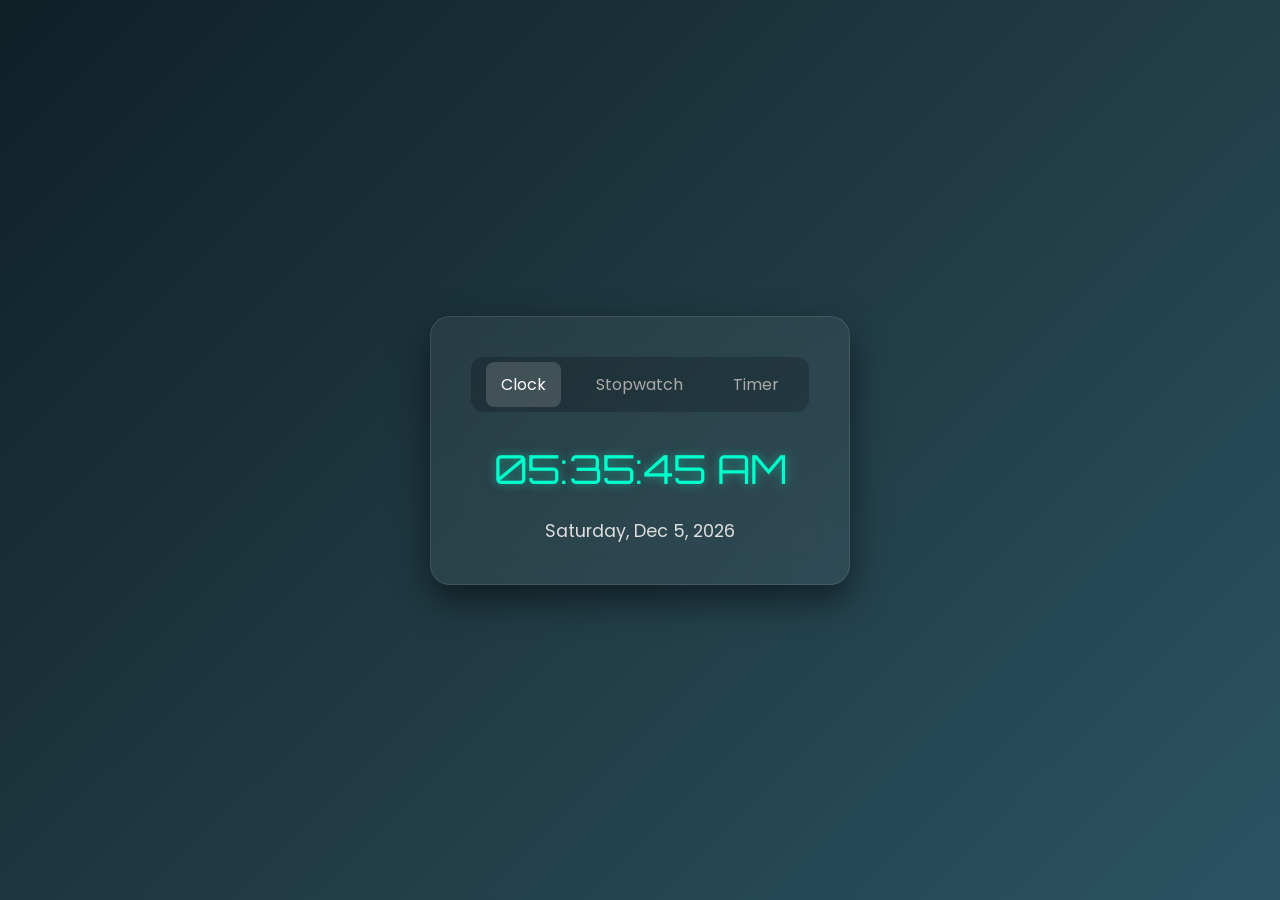
<file: digital-clock-stopwatch-timer/public/index.html>
<!DOCTYPE html>
<html lang="en">
<head>
    <meta charset="UTF-8">
    <meta name="viewport" content="width=device-width, initial-scale=1.0">
    <title>Digital Clock, Stopwatch & Timer</title>
    <link href="https://fonts.googleapis.com/css2?family=Orbitron:wght@400;700&family=Poppins:wght@300;400;600&display=swap" rel="stylesheet">
    <style>
        * {
            margin: 0;
            padding: 0;
            box-sizing: border-box;
            font-family: 'Poppins', sans-serif;
        }

        body {
            background: linear-gradient(135deg, #0f2027, #203a43, #2c5364);
            min-height: 100vh;
            display: flex;
            justify-content: center;
            align-items: center;
            color: #ffffff;
        }

        .container {
            background: rgba(255, 255, 255, 0.05);
            backdrop-filter: blur(15px);
            padding: 2.5rem;
            border-radius: 20px;
            box-shadow: 0 15px 35px rgba(0, 0, 0, 0.5);
            border: 1px solid rgba(255, 255, 255, 0.1);
            width: 420px;
            text-align: center;
        }

        .tabs {
            display: flex;
            justify-content: space-around;
            margin-bottom: 2rem;
            background: rgba(0, 0, 0, 0.2);
            padding: 5px;
            border-radius: 12px;
        }

        .tab-btn {
            background: none;
            border: none;
            color: #aaa;
            padding: 10px 15px;
            font-size: 1rem;
            cursor: pointer;
            border-radius: 8px;
            transition: all 0.3s ease;
        }

        .tab-btn.active, .tab-btn:hover {
            color: #fff;
            background: rgba(255, 255, 255, 0.15);
        }

        .tab-content {
            display: none;
        }

        .tab-content.active {
            display: block;
        }

        .display {
            font-family: 'Orbitron', sans-serif;
            font-size: 2.5rem;
            color: #00ffcc;
            text-shadow: 0 0 10px rgba(0, 255, 204, 0.5);
            margin: 1.5rem 0;
        }

        .controls {
            display: flex;
            justify-content: center;
            gap: 12px;
            margin-top: 1rem;
        }

        .btn {
            padding: 10px 20px;
            border: none;
            border-radius: 8px;
            font-weight: 600;
            cursor: pointer;
            transition: transform 0.2s, opacity 0.2s;
        }

        .btn:active {
            transform: scale(0.95);
        }

        .btn:disabled {
            opacity: 0.4;
            cursor: not-allowed;
        }

        .btn.start { background: #00b894; color: #fff; }
        .btn.stop { background: #d63031; color: #fff; }
        .btn.reset { background: #fdcb6e; color: #2d3436; }

        .hidden { display: none; }
    </style>

    <link rel="stylesheet" href="../modules/clock/clock.css">
    <link rel="stylesheet" href="../modules/stopwatch/stopwatch.css">
    <link rel="stylesheet" href="../modules/timer/timer.css">
</head>
<body>
    <div class="container">
        <nav class="tabs">
            <button class="tab-btn active" data-tab="clock">Clock</button>
            <button class="tab-btn" data-tab="stopwatch">Stopwatch</button>
            <button class="tab-btn" data-tab="timer">Timer</button>
        </nav>

        <!-- Digital Clock Module -->
        <div id="clock" class="tab-content active">
            <div class="display" id="clock-display">00:00:00 AM</div>
            <div class="date-display" id="date-display">Monday, Jan 1, 2026</div>
        </div>

        <!-- Stopwatch Module -->
        <div id="stopwatch" class="tab-content">
            <div class="display" id="stopwatch-display">00:00:00.00</div>
            <div class="controls">
                <button id="sw-start" class="btn start">Start</button>
                <button id="sw-stop" class="btn stop" disabled>Stop</button>
                <button id="sw-reset" class="btn reset" disabled>Reset</button>
            </div>
        </div>

        <!-- Timer Module -->
        <div id="timer" class="tab-content">
            <div class="timer-inputs" id="timer-inputs">
                <input type="number" id="timer-hrs" min="0" max="99" placeholder="HH" value="00">
                <span>:</span>
                <input type="number" id="timer-min" min="0" max="59" placeholder="MM" value="00">
                <span>:</span>
                <input type="number" id="timer-sec" min="0" max="59" placeholder="SS" value="00">
            </div>
            <div class="display hidden" id="timer-display">00:00:00</div>
            <div class="controls">
                <button id="tm-start" class="btn start">Start</button>
                <button id="tm-stop" class="btn stop" disabled>Stop</button>
                <button id="tm-reset" class="btn reset" disabled>Reset</button>
            </div>
        </div>
    </div>

    <script src="../modules/clock/clock.js"></script>
    <script src="../modules/stopwatch/stopwatch.js"></script>
    <script src="../modules/timer/timer.js"></script>
    <script src="../app.js"></script>
</body>
</html>
</file>
<file: digital-clock-stopwatch-timer/modules/clock/clock.css>
.date-display {
    font-size: 1.1rem;
    color: #ddd;
}
</file>
<file: digital-clock-stopwatch-timer/modules/stopwatch/stopwatch.css>
#stopwatch-display {
    color: #00ffcc;
}
</file>
<file: digital-clock-stopwatch-timer/modules/timer/timer.css>
.timer-inputs {
    display: flex;
    justify-content: center;
    align-items: center;
    gap: 8px;
    margin: 1.5rem 0;
}

.timer-inputs input {
    width: 65px;
    height: 50px;
    background: rgba(0, 0, 0, 0.3);
    border: 1px solid rgba(255, 255, 255, 0.2);
    border-radius: 8px;
    font-family: 'Orbitron', sans-serif;
    font-size: 1.5rem;
    color: #00ffcc;
    text-align: center;
}

.timer-inputs span {
    font-size: 1.5rem;
    color: #00ffcc;
}
</file>
